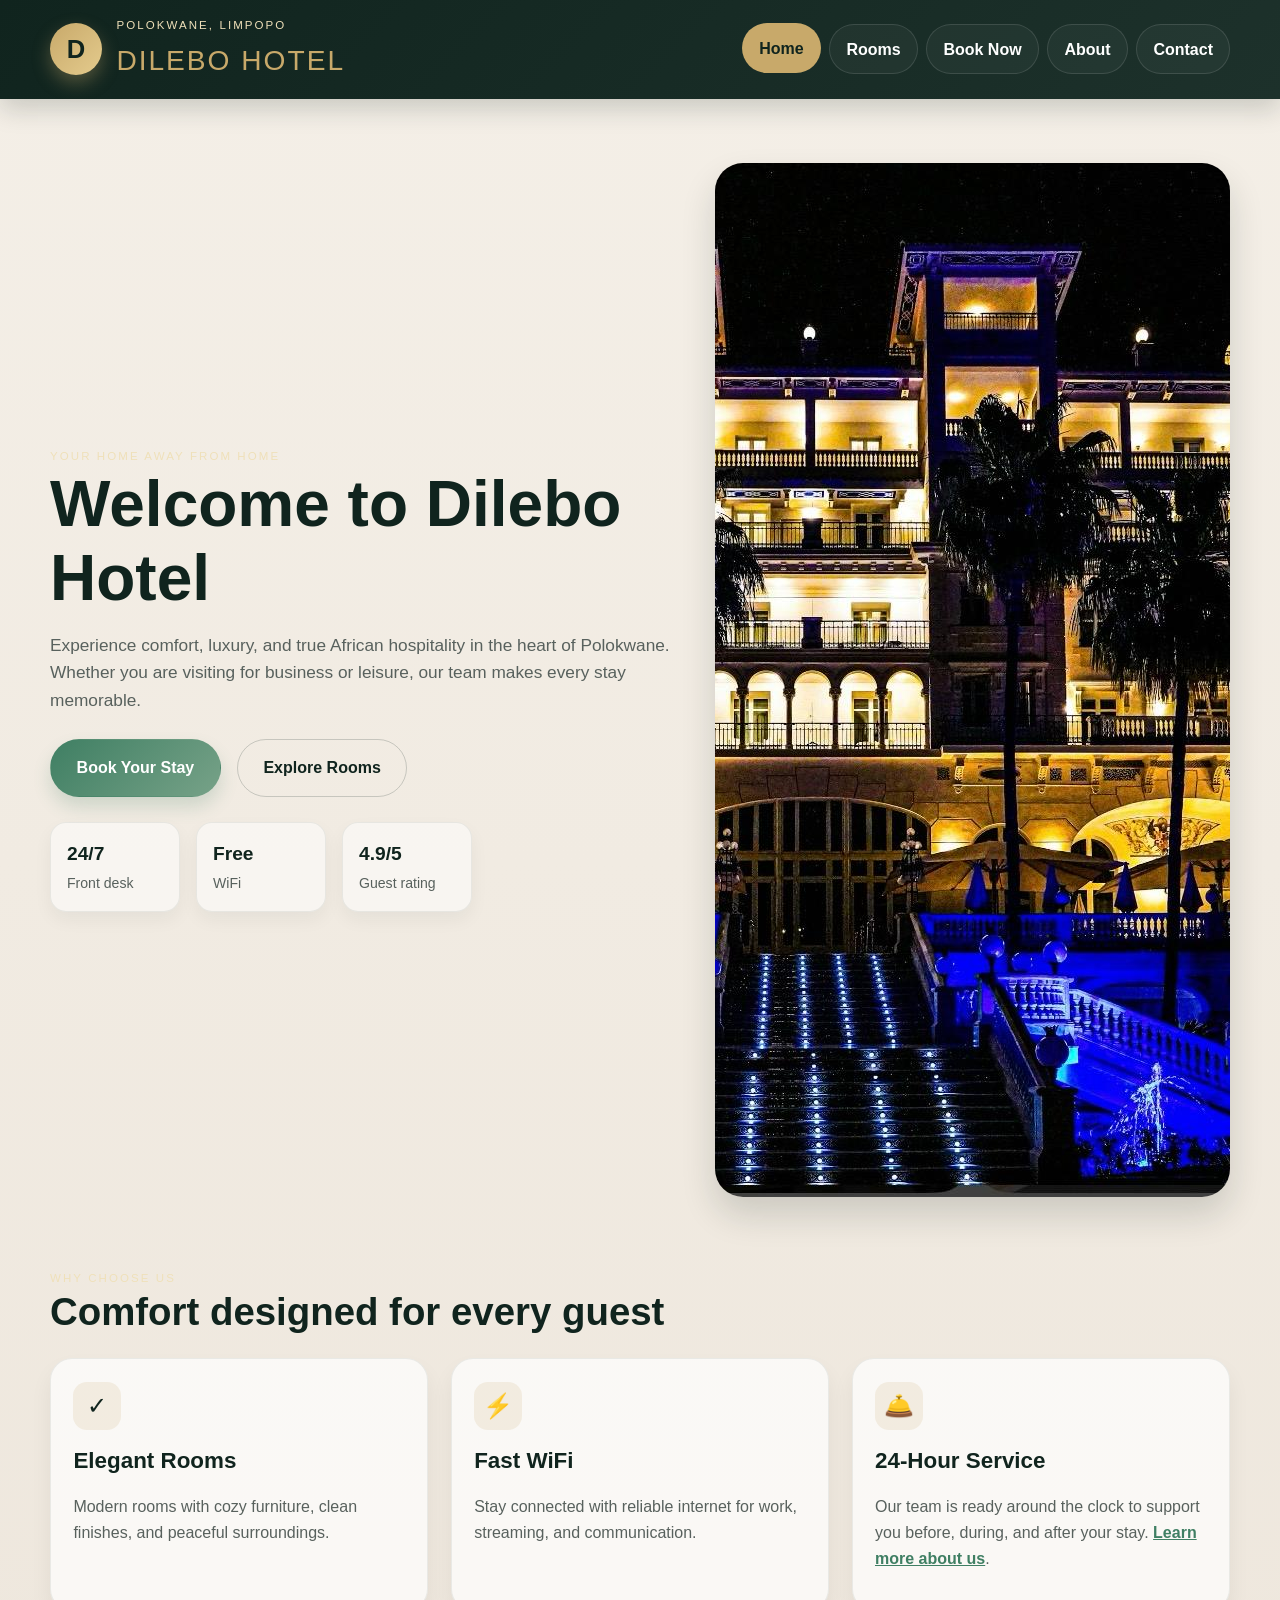
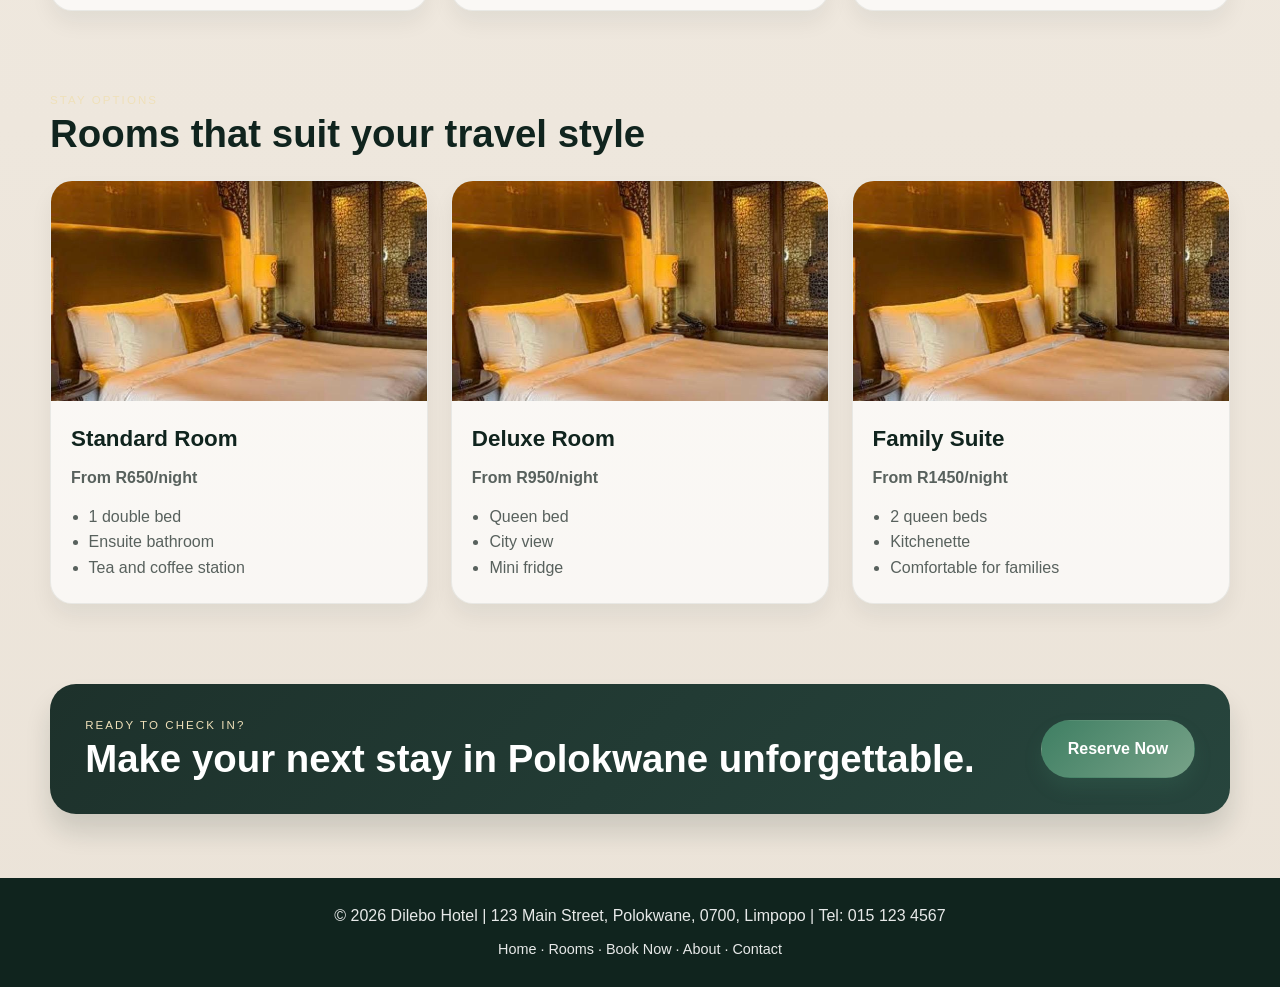
<file: DILEBO-HOTEL-WEBSITES/index.html>
<!DOCTYPE html>
<html lang="en">
<head>
    <meta charset="UTF-8">
    <meta name="viewport" content="width=device-width, initial-scale=1.0">
    <title>Dilebo Hotel | Home - Polokwane</title>
    <meta name="description" content="Dilebo Hotel in Polokwane offers Standard rooms from R650, Deluxe R950, Family Suite R1450. Free WiFi, 24/7 service, 4.9/5 rated in Limpopo.">
    <link rel="canonical" href="https://dilebohotel.netlify.app/index.html">
    <meta property="og:type" content="website">
    <meta property="og:site_name" content="Dilebo Hotel">
    <meta property="og:title" content="Dilebo Hotel | Home - Polokwane">
    <meta property="og:description" content="Dilebo Hotel in Polokwane offers Standard rooms from R650, Deluxe R950, Family Suite R1450. Free WiFi, 24/7 service, 4.9/5 rated in Limpopo.">
    <meta property="og:url" content="https://dilebohotel.netlify.app/index.html">
    <meta property="og:image" content="https://dilebohotel.netlify.app/images/dilebo-hotel-exterior-polokwane.jpeg">
    <script type="application/ld+json">
    {
        "@context": "https://schema.org",
        "@type": "Hotel",
        "name": "Dilebo Hotel",
        "url": "https://dilebohotel.netlify.app/",
        "image": "https://dilebohotel.netlify.app/images/dilebo-hotel-exterior-polokwane.jpeg",
        "telephone": "+27151234567",
        "priceRange": "R650-R1450",
        "address": {
            "@type": "PostalAddress",
            "streetAddress": "123 Main Street",
            "addressLocality": "Polokwane",
            "postalCode": "0700",
            "addressRegion": "Limpopo",
            "addressCountry": "ZA"
        }
    }
    </script>
    <link rel="stylesheet" href="style.css">
</head>
<body>
    <header class="site-header">
        <div class="container nav-wrap">
            <div class="brand" aria-label="Dilebo Hotel brand">
                <span class="brand-mark">D</span>
                <div>
                    <p class="eyebrow">Polokwane, Limpopo</p>
                    <p class="brand-name">Dilebo Hotel</p>
                </div>
            </div>

            <nav aria-label="Main navigation">
                <a href="index.html" class="active" aria-current="page">Home</a>
                <a href="rooms.html">Rooms</a>
                <a href="bookings.html">Book Now</a>
                <a href="about.html">About</a>
                <a href="contact.html">Contact</a>
            </nav>
        </div>
    </header>

    <main>
        <section class="hero">
            <div class="container hero-grid">
                <div class="hero-copy fade-in">
                    <p class="eyebrow">Your home away from home</p>
                    <h1>Welcome to Dilebo Hotel</h1>
                    <p class="lead">Experience comfort, luxury, and true African hospitality in the heart of Polokwane. Whether you are visiting for business or leisure, our team makes every stay memorable.</p>

                    <div class="hero-actions">
                        <a class="btn btn-primary" href="bookings.html">Book Your Stay</a>
                        <a class="btn btn-secondary" href="rooms.html">Explore Rooms</a>
                    </div>

                    <ul class="stats" aria-label="Hotel highlights">
                        <li>
                            <strong>24/7</strong>
                            <span>Front desk</span>
                        </li>
                        <li>
                            <strong>Free</strong>
                            <span>WiFi</span>
                        </li>
                        <li>
                            <strong>4.9/5</strong>
                            <span>Guest rating</span>
                        </li>
                    </ul>
                </div>

                <div class="hero-visual fade-in fade-delay">
                    <img src="images/dilebo-hotel-exterior-polokwane.jpeg" alt="Dilebo Hotel exterior in Polokwane" width="750" height="1034">
                </div>
            </div>
        </section>

        <section class="features section-spacing">
            <div class="container">
                <div class="section-heading">
                    <p class="eyebrow">Why choose us</p>
                    <h2>Comfort designed for every guest</h2>
                </div>

                <div class="feature-grid">
                    <article class="feature-card">
                        <div class="icon">✓</div>
                        <h3>Elegant Rooms</h3>
                        <p>Modern rooms with cozy furniture, clean finishes, and peaceful surroundings.</p>
                    </article>

                    <article class="feature-card">
                        <div class="icon">⚡</div>
                        <h3>Fast WiFi</h3>
                        <p>Stay connected with reliable internet for work, streaming, and communication.</p>
                    </article>

                    <article class="feature-card">
                        <div class="icon">🛎️</div>
                        <h3>24-Hour Service</h3>
                        <p>Our team is ready around the clock to support you before, during, and after your stay. <a class="text-link" href="about.html">Learn more about us</a>.</p>
                    </article>
                </div>
            </div>
        </section>

        <section class="room-preview section-spacing">
            <div class="container">
                <div class="section-heading">
                    <p class="eyebrow">Stay options</p>
                    <h2>Rooms that suit your travel style</h2>
                </div>

                <div class="room-grid">
                    <article class="room-card">
                        <img src="images/dilebo-hotel-room-polokwane.jpg" alt="Standard room at Dilebo Hotel with a double bed and fresh linen" width="750" height="1245">
                        <div class="room-content">
                            <h3>Standard Room</h3>
                            <p class="price">From R650/night</p>
                            <ul>
                                <li>1 double bed</li>
                                <li>Ensuite bathroom</li>
                                <li>Tea and coffee station</li>
                            </ul>
                        </div>
                    </article>

                    <article class="room-card">
                        <img src="images/dilebo-hotel-room-polokwane.jpg" alt="Deluxe room at Dilebo Hotel with a queen bed and city view" width="750" height="1245">
                        <div class="room-content">
                            <h3>Deluxe Room</h3>
                            <p class="price">From R950/night</p>
                            <ul>
                                <li>Queen bed</li>
                                <li>City view</li>
                                <li>Mini fridge</li>
                            </ul>
                        </div>
                    </article>

                    <article class="room-card">
                        <img src="images/dilebo-hotel-room-polokwane.jpg" alt="Family suite at Dilebo Hotel with two queen beds for four guests" width="750" height="1245">
                        <div class="room-content">
                            <h3>Family Suite</h3>
                            <p class="price">From R1450/night</p>
                            <ul>
                                <li>2 queen beds</li>
                                <li>Kitchenette</li>
                                <li>Comfortable for families</li>
                            </ul>
                        </div>
                    </article>
                </div>
            </div>
        </section>

        <section class="cta-banner section-spacing">
            <div class="container cta-box">
                <div>
                    <p class="eyebrow">Ready to check in?</p>
                    <h2>Make your next stay in Polokwane unforgettable.</h2>
                </div>
                <a class="btn btn-primary" href="bookings.html">Reserve Now</a>
            </div>
        </section>
    </main>

    <footer>
        <p>© 2026 Dilebo Hotel | 123 Main Street, Polokwane, 0700, Limpopo | Tel: 015 123 4567</p>
        <p class="footer-links">
            <a href="index.html">Home</a> · <a href="rooms.html">Rooms</a> · <a href="bookings.html">Book Now</a> · <a href="about.html">About</a> · <a href="contact.html">Contact</a>
        </p>
    </footer>

    <script src="script.js"></script>
</body>
</html>
</file>
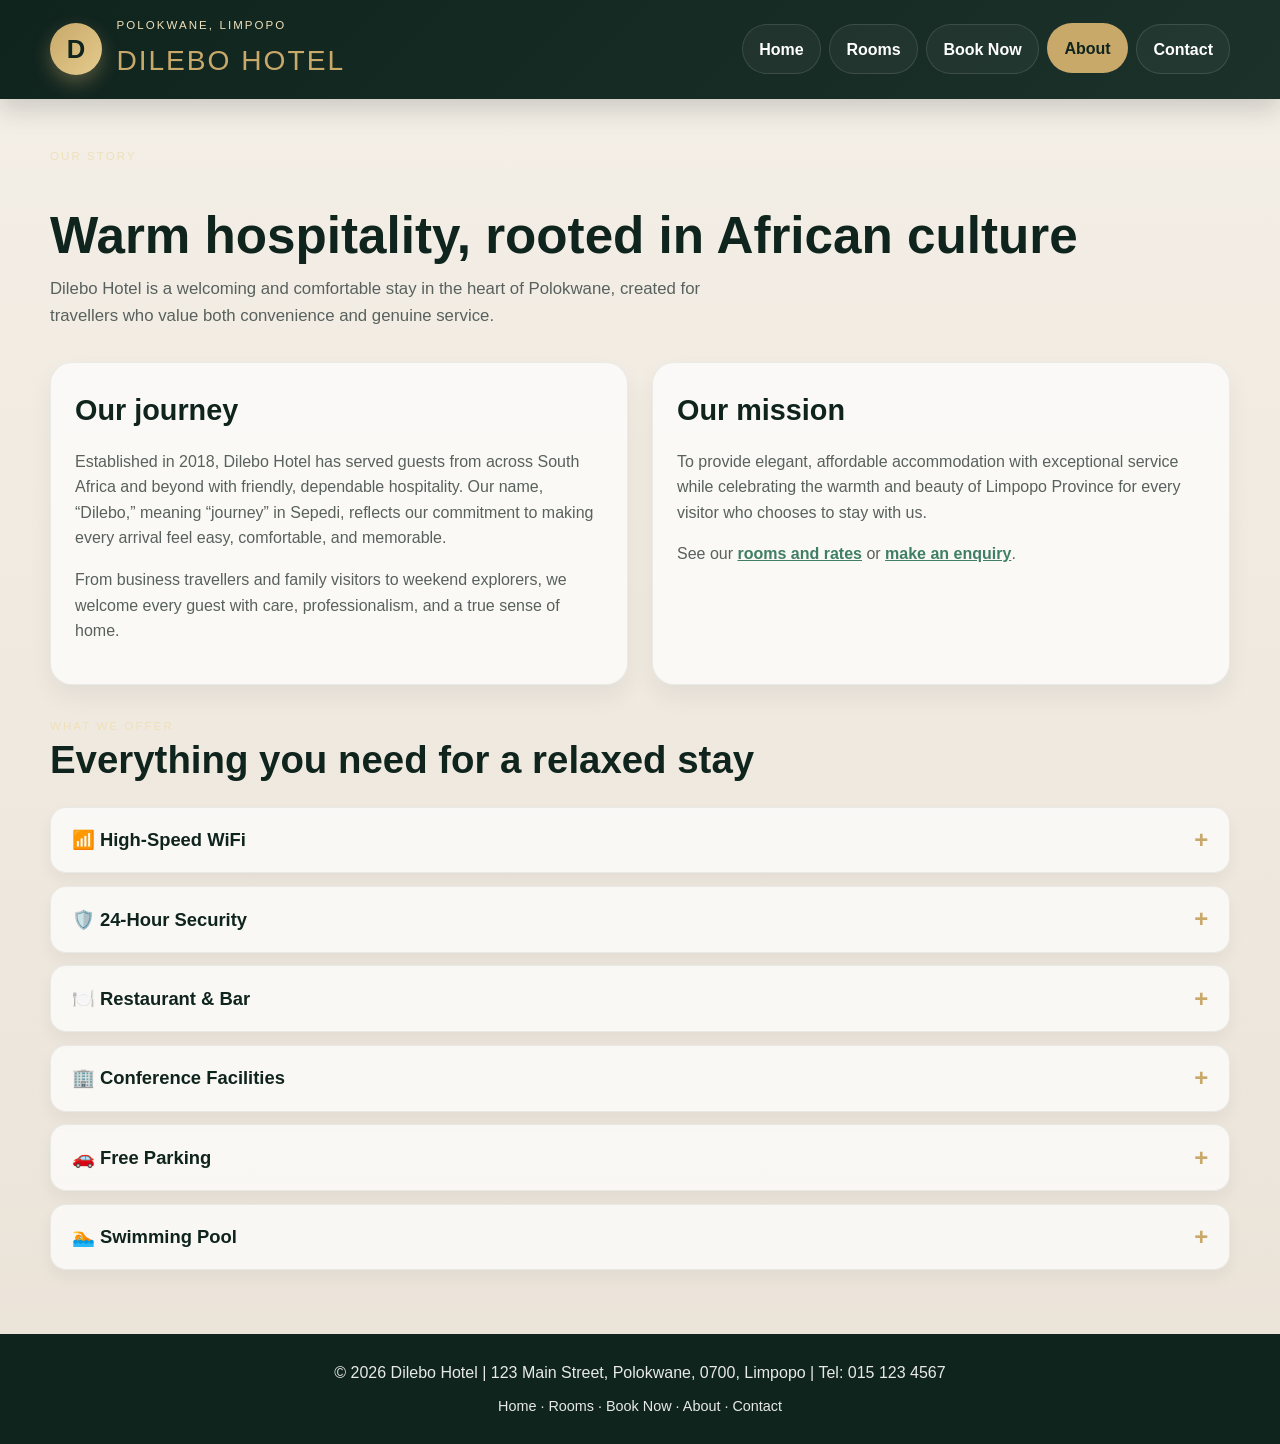
<file: DILEBO-HOTEL-WEBSITES/about.html>
<!DOCTYPE html>
<html lang="en">
<head>
    <meta charset="UTF-8">
    <meta name="viewport" content="width=device-width, initial-scale=1.0">
    <title>Dilebo Hotel | About - Polokwane</title>
    <meta name="description" content="Established 2018, Dilebo Hotel means 'journey' in Sepedi. Our story, mission and facilities in Polokwane, Limpopo.">
    <link rel="canonical" href="https://dilebohotel.netlify.app/about.html">
    <meta property="og:type" content="website">
    <meta property="og:site_name" content="Dilebo Hotel">
    <meta property="og:title" content="Dilebo Hotel | About - Polokwane">
    <meta property="og:description" content="Established 2018, Dilebo Hotel means 'journey' in Sepedi. Our story, mission and facilities in Polokwane, Limpopo.">
    <meta property="og:url" content="https://dilebohotel.netlify.app/about.html">
    <meta property="og:image" content="https://dilebohotel.netlify.app/images/dilebo-hotel-exterior-polokwane.jpeg">
    <link rel="stylesheet" href="style.css">
</head>
<body>
    <header class="site-header">
        <div class="container nav-wrap">
            <div class="brand" aria-label="Dilebo Hotel brand">
                <span class="brand-mark">D</span>
                <div>
                    <p class="eyebrow">Polokwane, Limpopo</p>
                    <p class="brand-name">Dilebo Hotel</p>
                </div>
            </div>

            <nav aria-label="Main navigation">
                <a href="index.html">Home</a>
                <a href="rooms.html">Rooms</a>
                <a href="bookings.html">Book Now</a>
                <a href="about.html" class="active" aria-current="page">About</a>
                <a href="contact.html">Contact</a>
            </nav>
        </div>
    </header>

    <main class="page-shell">
        <section class="container page-hero fade-in">
            <p class="eyebrow">Our story</p>
            <h1>Warm hospitality, rooted in African culture</h1>
            <p class="page-intro">Dilebo Hotel is a welcoming and comfortable stay in the heart of Polokwane, created for travellers who value both convenience and genuine service.</p>
        </section>

        <section class="container info-grid">
            <div class="content-card">
                <h2>Our journey</h2>
                <p>Established in 2018, Dilebo Hotel has served guests from across South Africa and beyond with friendly, dependable hospitality. Our name, “Dilebo,” meaning “journey” in Sepedi, reflects our commitment to making every arrival feel easy, comfortable, and memorable.</p>
                <p>From business travellers and family visitors to weekend explorers, we welcome every guest with care, professionalism, and a true sense of home.</p>
            </div>

            <div class="content-card">
                <h2>Our mission</h2>
                <p>To provide elegant, affordable accommodation with exceptional service while celebrating the warmth and beauty of Limpopo Province for every visitor who chooses to stay with us.</p>
                <p>See our <a class="text-link" href="rooms.html">rooms and rates</a> or <a class="text-link" href="bookings.html">make an enquiry</a>.</p>
            </div>
        </section>

        <section class="container facilities-list">
            <div class="section-heading left-align">
                <p class="eyebrow">What we offer</p>
                <h2>Everything you need for a relaxed stay</h2>
            </div>

            <div class="accordion">
                <div class="accordion-item">
                    <h3><button class="accordion-header" type="button" aria-expanded="false" aria-controls="panel-wifi" id="acc-wifi">📶 High-Speed WiFi</button></h3>
                    <div class="accordion-panel" id="panel-wifi" role="region" aria-labelledby="acc-wifi" hidden>
                        <p>Free, reliable WiFi throughout the hotel for work, streaming, and staying in touch.</p>
                    </div>
                </div>

                <div class="accordion-item">
                    <h3><button class="accordion-header" type="button" aria-expanded="false" aria-controls="panel-security" id="acc-security">🛡️ 24-Hour Security</button></h3>
                    <div class="accordion-panel" id="panel-security" role="region" aria-labelledby="acc-security" hidden>
                        <p>Our front desk and security team are on duty day and night for your safety and peace of mind.</p>
                    </div>
                </div>

                <div class="accordion-item">
                    <h3><button class="accordion-header" type="button" aria-expanded="false" aria-controls="panel-restaurant" id="acc-restaurant">🍽️ Restaurant &amp; Bar</button></h3>
                    <div class="accordion-panel" id="panel-restaurant" role="region" aria-labelledby="acc-restaurant" hidden>
                        <p>Enjoy meals with local flavours, plus a relaxed bar for evening drinks.</p>
                    </div>
                </div>

                <div class="accordion-item">
                    <h3><button class="accordion-header" type="button" aria-expanded="false" aria-controls="panel-conference" id="acc-conference">🏢 Conference Facilities</button></h3>
                    <div class="accordion-panel" id="panel-conference" role="region" aria-labelledby="acc-conference" hidden>
                        <p>Meeting spaces suited to business events, workshops, and team gatherings.</p>
                    </div>
                </div>

                <div class="accordion-item">
                    <h3><button class="accordion-header" type="button" aria-expanded="false" aria-controls="panel-parking" id="acc-parking">🚗 Free Parking</button></h3>
                    <div class="accordion-panel" id="panel-parking" role="region" aria-labelledby="acc-parking" hidden>
                        <p>Secure on-site parking is free for all guests.</p>
                    </div>
                </div>

                <div class="accordion-item">
                    <h3><button class="accordion-header" type="button" aria-expanded="false" aria-controls="panel-pool" id="acc-pool">🏊 Swimming Pool</button></h3>
                    <div class="accordion-panel" id="panel-pool" role="region" aria-labelledby="acc-pool" hidden>
                        <p>Cool off in our pool, perfect after a day of exploring Polokwane.</p>
                    </div>
                </div>
            </div>
        </section>
    </main>

    <footer>
        <p>© 2026 Dilebo Hotel | 123 Main Street, Polokwane, 0700, Limpopo | Tel: 015 123 4567</p>
        <p class="footer-links">
            <a href="index.html">Home</a> · <a href="rooms.html">Rooms</a> · <a href="bookings.html">Book Now</a> · <a href="about.html">About</a> · <a href="contact.html">Contact</a>
        </p>
    </footer>

    <script src="script.js"></script>
</body>
</html>
</file>
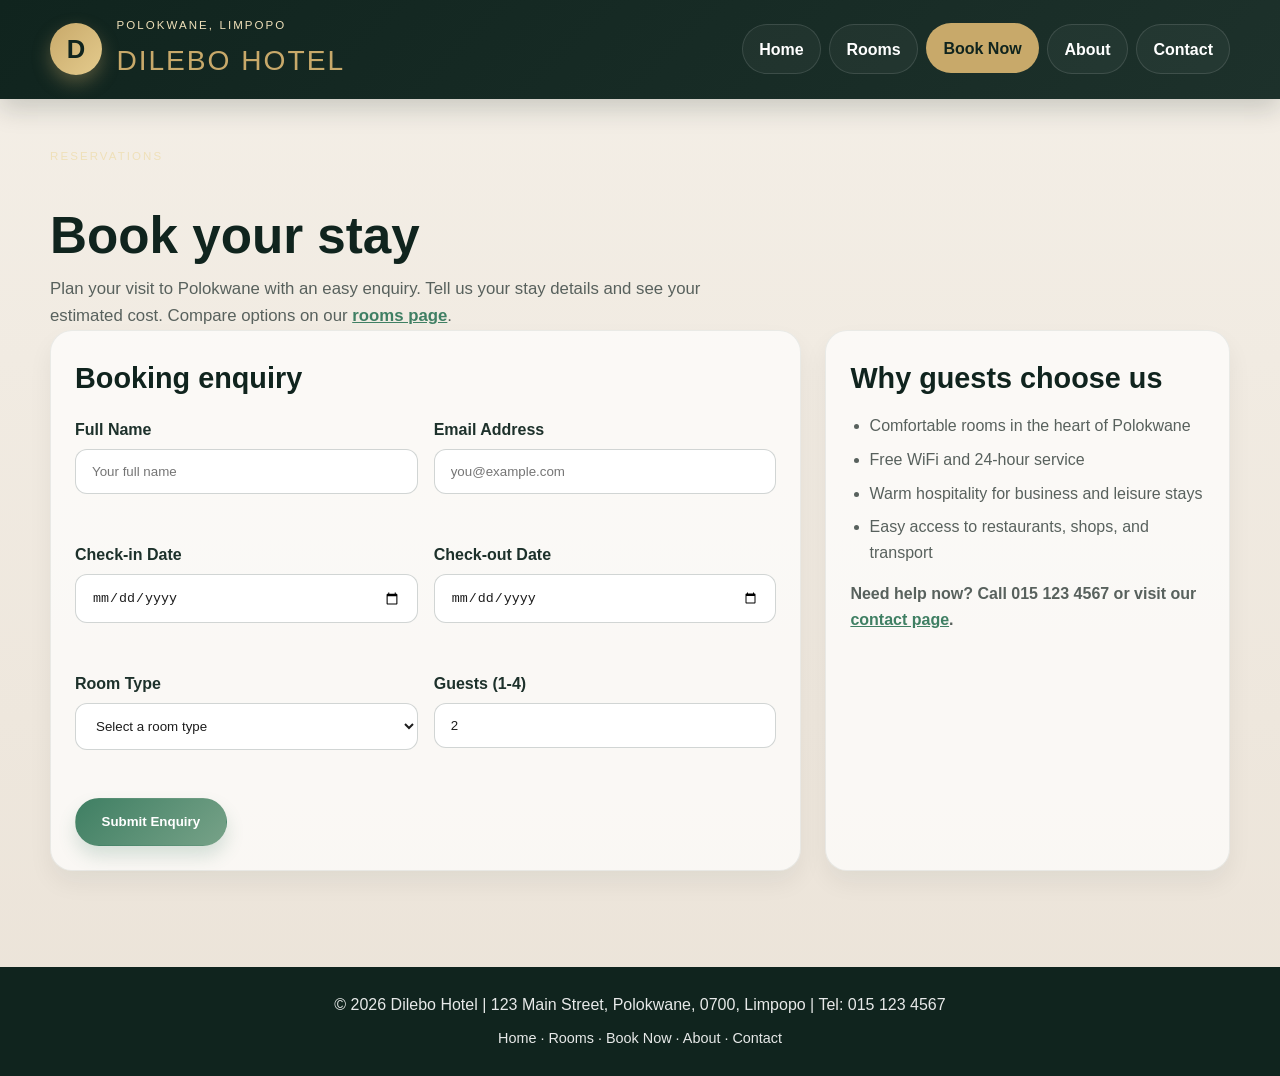
<file: DILEBO-HOTEL-WEBSITES/bookings.html>
<!DOCTYPE html>
<html lang="en">
<head>
    <meta charset="UTF-8">
    <meta name="viewport" content="width=device-width, initial-scale=1.0">
    <title>Dilebo Hotel | Book Now - Polokwane</title>
    <meta name="description" content="Book your stay at Dilebo Hotel Polokwane. Instant cost calculator for Standard, Deluxe & Family rooms from R650 per night.">
    <link rel="canonical" href="https://dilebohotel.netlify.app/bookings.html">
    <meta property="og:type" content="website">
    <meta property="og:site_name" content="Dilebo Hotel">
    <meta property="og:title" content="Dilebo Hotel | Book Now - Polokwane">
    <meta property="og:description" content="Book your stay at Dilebo Hotel Polokwane. Instant cost calculator for Standard, Deluxe & Family rooms from R650 per night.">
    <meta property="og:url" content="https://dilebohotel.netlify.app/bookings.html">
    <meta property="og:image" content="https://dilebohotel.netlify.app/images/dilebo-hotel-lobby-polokwane.png">
    <link rel="stylesheet" href="style.css">
</head>
<body>
    <header class="site-header">
        <div class="container nav-wrap">
            <div class="brand" aria-label="Dilebo Hotel brand">
                <span class="brand-mark">D</span>
                <div>
                    <p class="eyebrow">Polokwane, Limpopo</p>
                    <p class="brand-name">Dilebo Hotel</p>
                </div>
            </div>

            <nav aria-label="Main navigation">
                <a href="index.html">Home</a>
                <a href="rooms.html">Rooms</a>
                <a href="bookings.html" class="active" aria-current="page">Book Now</a>
                <a href="about.html">About</a>
                <a href="contact.html">Contact</a>
            </nav>
        </div>
    </header>

    <main class="page-shell">
        <section class="container booking-page-header fade-in">
            <p class="eyebrow">Reservations</p>
            <h1>Book your stay</h1>
            <p class="page-intro">Plan your visit to Polokwane with an easy enquiry. Tell us your stay details and see your estimated cost. Compare options on our <a class="text-link" href="rooms.html">rooms page</a>.</p>
        </section>

        <section class="container booking-layout">
            <form class="booking-form" id="bookingForm" action="#" method="post" novalidate>
                <h2 class="form-title">Booking enquiry</h2>
                <div class="field-grid">
                    <div>
                        <label for="fullName">Full Name</label>
                        <input type="text" id="fullName" name="fullName" placeholder="Your full name" autocomplete="name" required>
                        <span class="error" id="fullNameError"></span>
                    </div>

                    <div>
                        <label for="email">Email Address</label>
                        <input type="email" id="email" name="email" placeholder="you@example.com" autocomplete="email" required>
                        <span class="error" id="emailError"></span>
                    </div>

                    <div>
                        <label for="checkin">Check-in Date</label>
                        <input type="date" id="checkin" name="checkin" required>
                        <span class="error" id="checkinError"></span>
                    </div>

                    <div>
                        <label for="checkout">Check-out Date</label>
                        <input type="date" id="checkout" name="checkout" required>
                        <span class="error" id="checkoutError"></span>
                    </div>

                    <div>
                        <label for="roomtype">Room Type</label>
                        <select id="roomtype" name="roomtype" required>
                            <option value="">Select a room type</option>
                            <option value="Standard" data-price="650">Standard - R650</option>
                            <option value="Deluxe" data-price="950">Deluxe - R950</option>
                            <option value="Family" data-price="1450">Family - R1450</option>
                        </select>
                        <span class="error" id="roomtypeError"></span>
                    </div>

                    <div>
                        <label for="guests">Guests (1-4)</label>
                        <input type="number" id="guests" name="guests" min="1" max="4" value="2" required>
                        <span class="error" id="guestsError"></span>
                    </div>
                </div>

                <button type="submit" class="btn btn-primary booking-submit">Submit Enquiry</button>
            </form>

            <aside class="info-panel">
                <h2>Why guests choose us</h2>
                <ul class="feature-list">
                    <li>Comfortable rooms in the heart of Polokwane</li>
                    <li>Free WiFi and 24-hour service</li>
                    <li>Warm hospitality for business and leisure stays</li>
                    <li>Easy access to restaurants, shops, and transport</li>
                </ul>
                <p class="contact-quick">Need help now? Call 015 123 4567 or visit our <a class="text-link" href="contact.html">contact page</a>.</p>
            </aside>
        </section>
    </main>

    <footer>
        <p>© 2026 Dilebo Hotel | 123 Main Street, Polokwane, 0700, Limpopo | Tel: 015 123 4567</p>
        <p class="footer-links">
            <a href="index.html">Home</a> · <a href="rooms.html">Rooms</a> · <a href="bookings.html">Book Now</a> · <a href="about.html">About</a> · <a href="contact.html">Contact</a>
        </p>
    </footer>

    <script src="script.js"></script>
</body>
</html>
</file>
<file: DILEBO-HOTEL-WEBSITES/style.css>
:root {
    --bg: #f4efe7;
    --bg-strong: #ebe3d8;
    --panel: #fffdf9;
    --primary: #1d312b;
    --primary-deep: #10241e;
    --secondary: #3f7f63;
    --accent: #c8a96a;
    --accent-soft: #efe0b9;
    --text: #1d1d1d;
    --muted: #58615d;
    --white: #ffffff;
    --shadow: rgba(16, 36, 30, 0.12);
}

* {
    box-sizing: border-box;
}

html {
    scroll-behavior: smooth;
}

body {
    margin: 0;
    font-family: Arial, Helvetica, sans-serif;
    background: linear-gradient(180deg, var(--bg) 0%, var(--bg-strong) 100%);
    color: var(--text);
    line-height: 1.6;
}

a {
    color: inherit;
    text-decoration: none;
}

img {
    max-width: 100%;
    display: block;
}

.container {
    width: min(1180px, calc(100% - 2rem));
    margin: 0 auto;
}

.site-header {
    background: linear-gradient(135deg, var(--primary-deep) 0%, var(--primary) 100%);
    color: var(--white);
    padding: 1rem 0;
    box-shadow: 0 10px 24px rgba(16, 36, 30, 0.18);
}

.nav-wrap {
    display: flex;
    justify-content: space-between;
    align-items: center;
    gap: 1rem;
}

.brand {
    display: flex;
    align-items: center;
    gap: 0.9rem;
}

.brand-mark {
    display: inline-flex;
    align-items: center;
    justify-content: center;
    width: 52px;
    height: 52px;
    border-radius: 50%;
    background: linear-gradient(135deg, var(--accent) 0%, #e4cb8d 100%);
    color: var(--primary-deep);
    font-size: 1.6rem;
    font-weight: 700;
    box-shadow: 0 8px 18px rgba(200, 169, 106, 0.35);
}

.brand-name {
    margin: 0;
    font-size: clamp(1.5rem, 2.2vw, 2.3rem);
    color: var(--accent);
    letter-spacing: 0.07em;
    text-transform: uppercase;
}

.eyebrow {
    margin: 0 0 0.2rem;
    font-size: 0.72rem;
    letter-spacing: 0.18em;
    text-transform: uppercase;
    color: var(--accent-soft);
}

nav {
    display: flex;
    justify-content: center;
    align-items: center;
    flex-wrap: wrap;
    gap: 0.55rem;
}

nav a {
    display: inline-block;
    padding: 0.7rem 1rem;
    border-radius: 999px;
    color: var(--white);
    border: 1px solid rgba(255, 255, 255, 0.12);
    background: rgba(255, 255, 255, 0.04);
    font-weight: 600;
    transition: 0.25s ease;
}

nav a:hover,
nav a:focus,
nav a.active {
    background: var(--accent);
    border-color: transparent;
    color: var(--primary-deep);
    transform: translateY(-1px);
}

main {
    overflow: hidden;
}

.hero {
    padding: 4rem 0 2.5rem;
}

.hero-grid {
    display: grid;
    grid-template-columns: 1.1fr 0.9fr;
    gap: 2.25rem;
    align-items: center;
}

.hero-copy h1,
.section-heading h2,
.cta-box h2 {
    margin: 0 0 1rem;
    color: var(--primary-deep);
    line-height: 1.15;
}

.hero-copy h1 {
    font-size: clamp(2.5rem, 5vw, 4.1rem);
}

.lead {
    margin: 0 0 1.5rem;
    max-width: 620px;
    font-size: 1.08rem;
    color: var(--muted);
}

.hero-actions {
    display: flex;
    flex-wrap: wrap;
    gap: 1rem;
    margin-bottom: 1.6rem;
}

.btn {
    display: inline-flex;
    align-items: center;
    justify-content: center;
    padding: 0.95rem 1.6rem;
    border-radius: 999px;
    font-weight: 700;
    transition: 0.2s ease;
    border: 1px solid transparent;
}

.btn:hover,
.btn:focus {
    transform: translateY(-2px);
}

.btn-primary {
    background: linear-gradient(135deg, var(--secondary) 0%, #77a288 100%);
    color: var(--white);
    box-shadow: 0 10px 18px rgba(63, 127, 99, 0.2);
}

.btn-secondary {
    background: transparent;
    border-color: rgba(29, 49, 43, 0.2);
    color: var(--primary-deep);
}

.stats {
    list-style: none;
    padding: 0;
    margin: 0;
    display: flex;
    flex-wrap: wrap;
    gap: 1rem;
}

.stats li {
    min-width: 130px;
    background: rgba(255, 255, 255, 0.5);
    border: 1px solid rgba(29, 49, 43, 0.08);
    border-radius: 16px;
    padding: 1rem;
    box-shadow: 0 8px 18px rgba(16, 36, 30, 0.05);
}

.stats strong {
    display: block;
    color: var(--primary-deep);
    font-size: 1.2rem;
}

.stats span {
    color: var(--muted);
    font-size: 0.88rem;
}

.hero-visual img {
    width: 100%;
    min-height: 420px;
    object-fit: cover;
    border-radius: 28px;
    box-shadow: 0 18px 34px rgba(16, 36, 30, 0.16);
}

.section-spacing {
    padding: 2rem 0 3rem;
}

.section-heading {
    margin-bottom: 1.5rem;
}

.section-heading h2 {
    font-size: clamp(2rem, 3vw, 2.8rem);
}

.feature-grid,
.room-grid {
    display: grid;
    grid-template-columns: repeat(3, minmax(0, 1fr));
    gap: 1.4rem;
}

.feature-card,
.room-card {
    background: rgba(255, 255, 255, 0.7);
    border: 1px solid rgba(29, 49, 43, 0.08);
    border-radius: 22px;
    overflow: hidden;
    box-shadow: 0 12px 22px rgba(16, 36, 30, 0.06);
}

.feature-card {
    padding: 1.4rem;
}

.icon {
    display: inline-flex;
    align-items: center;
    justify-content: center;
    width: 48px;
    height: 48px;
    border-radius: 14px;
    background: rgba(200, 169, 106, 0.16);
    color: var(--primary-deep);
    font-size: 1.5rem;
    margin-bottom: 0.8rem;
}

.feature-card h3,
.room-content h3 {
    margin: 0 0 0.5rem;
    color: var(--primary-deep);
    font-size: 1.4rem;
}

.feature-card p,
.room-content p,
.room-content li {
    color: var(--muted);
}

.room-card img {
    width: 100%;
    height: 220px;
    object-fit: cover;
}

.room-content {
    padding: 1.25rem 1.25rem 1.4rem;
}

.price {
    margin: 0 0 0.8rem;
    color: var(--secondary);
    font-weight: 700;
}

.room-content ul {
    margin: 0;
    padding-left: 1.1rem;
}

.cta-banner {
    padding-bottom: 4rem;
}

.cta-box {
    display: flex;
    justify-content: space-between;
    align-items: center;
    gap: 1.2rem;
    background: linear-gradient(135deg, var(--primary) 0%, #28473d 100%);
    color: var(--white);
    border-radius: 26px;
    padding: 2rem 2.2rem;
    box-shadow: 0 18px 26px rgba(16, 36, 30, 0.14);
}

.cta-box .eyebrow {
    color: var(--accent-soft);
}

.cta-box h2 {
    color: var(--white);
    font-size: clamp(1.8rem, 3vw, 2.5rem);
}

footer {
    background: var(--primary-deep);
    color: rgba(255, 255, 255, 0.9);
    padding: 1.6rem 1rem;
    text-align: center;
}

footer p {
    margin: 0;
}

@media (max-width: 900px) {
    .hero-grid,
    .feature-grid,
    .room-grid {
        grid-template-columns: 1fr;
    }

    .cta-box {
        flex-direction: column;
        align-items: flex-start;
    }
}

@media (max-width: 680px) {
    .nav-wrap {
        flex-direction: column;
        align-items: flex-start;
    }

    .brand {
        align-items: flex-start;
    }

    nav {
        justify-content: flex-start;
    }

    .hero {
        padding-top: 3rem;
    }

    .hero-actions {
        flex-direction: column;
    }

    .btn {
        width: 100%;
    }
}

.page-shell {
    padding: 3rem 0 4rem;
}

.page-hero {
    margin-bottom: 2rem;
}

.page-hero h1,
.page-hero .eyebrow,
.booking-page-header h1,
.booking-page-header .eyebrow {
    margin-left: 0;
}

.page-hero h1,
.booking-page-header h1 {
    font-size: clamp(2.2rem, 4vw, 3.3rem);
    line-height: 1.1;
    color: var(--primary-deep);
    margin-bottom: 0.75rem;
}

.page-intro {
    max-width: 700px;
    margin: 0;
    color: var(--muted);
    font-size: 1.05rem;
}

.info-grid,
.contact-layout {
    display: grid;
    grid-template-columns: 1fr 1fr;
    gap: 1.5rem;
    margin-bottom: 2rem;
}

.content-card,
.info-panel,
.booking-form,
.map-block {
    background: rgba(255, 255, 255, 0.7);
    border: 1px solid rgba(29, 49, 43, 0.08);
    border-radius: 22px;
    padding: 1.5rem;
    box-shadow: 0 12px 24px rgba(16, 36, 30, 0.06);
}

.content-card h2,
.info-panel h2,
.map-block h2 {
    margin-top: 0;
    margin-bottom: 0.8rem;
    color: var(--primary-deep);
    font-size: 1.8rem;
}

.content-card p,
.info-panel p,
.contact-details p {
    color: var(--muted);
}

.feature-grid.features-compact {
    grid-template-columns: repeat(3, minmax(0, 1fr));
}

.left-align {
    text-align: left;
}

.room-detail-grid {
    display: grid;
    grid-template-columns: repeat(3, minmax(0, 1fr));
    gap: 1.4rem;
    margin-bottom: 2rem;
}

.room-detail-card {
    background: rgba(255, 255, 255, 0.75);
    border: 1px solid rgba(29, 49, 43, 0.08);
    border-radius: 22px;
    overflow: hidden;
    box-shadow: 0 12px 22px rgba(16, 36, 30, 0.06);
}

.room-detail-card img {
    width: 100%;
    height: 230px;
    object-fit: cover;
}

.room-detail-content {
    padding: 1.3rem 1.3rem 1.5rem;
}

.room-detail-content h3 {
    margin-top: 0;
    margin-bottom: 0.5rem;
    color: var(--primary-deep);
    font-size: 1.6rem;
}

.price {
    margin: 0 0 0.8rem;
    color: var(--secondary);
    font-weight: 700;
}

.feature-list {
    margin: 0 0 1rem;
    padding-left: 1.2rem;
    color: var(--muted);
}

.feature-list li {
    margin-bottom: 0.5rem;
}

.booking-cta-box,
.cta-box {
    display: flex;
    justify-content: space-between;
    align-items: center;
    gap: 1rem;
    background: linear-gradient(135deg, var(--primary) 0%, #27453d 100%);
    color: var(--white);
    border-radius: 26px;
    padding: 2rem 2.2rem;
    box-shadow: 0 18px 26px rgba(16, 36, 30, 0.14);
}

.booking-cta-box .eyebrow,
.cta-box .eyebrow {
    color: var(--accent-soft);
}

.booking-cta-box h2,
.cta-box h2 {
    margin: 0;
    font-size: clamp(1.8rem, 3vw, 2.4rem);
    color: var(--white);
}

.booking-layout {
    display: grid;
    grid-template-columns: 1.3fr 0.7fr;
    gap: 1.5rem;
    margin-bottom: 2rem;
}

.booking-form {
    max-width: none;
}

.field-grid {
    display: grid;
    grid-template-columns: repeat(2, minmax(0, 1fr));
    gap: 1rem;
}

.single-column {
    grid-template-columns: 1fr;
}

.booking-form label,
.contact-form label {
    display: block;
    margin-bottom: 0.4rem;
    color: var(--primary);
    font-weight: 700;
}

.booking-form input,
.booking-form select,
.booking-form textarea,
.contact-form input,
.contact-form textarea {
    width: 100%;
    margin: 0 0 0.5rem;
    padding: 0.9rem 1rem;
    border: 1px solid rgba(29, 49, 43, 0.2);
    border-radius: 12px;
    background: var(--white);
    color: var(--text);
}

.booking-form textarea,
.contact-form textarea {
    min-height: 160px;
    resize: vertical;
}

.booking-submit {
    margin-top: 1rem;
}

.contact-quick {
    margin-top: 1rem;
    color: var(--primary-deep);
    font-weight: 700;
}

.map-block {
    margin-top: 1rem;
}

@media (max-width: 900px) {
    .info-grid,
    .contact-layout,
    .booking-layout,
    .room-detail-grid,
    .feature-grid.features-compact {
        grid-template-columns: 1fr;
    }

    .booking-cta-box {
        flex-direction: column;
        align-items: flex-start;
    }
}

@media (max-width: 640px) {
    .field-grid {
        grid-template-columns: 1fr;
    }

    .page-shell {
        padding-top: 2rem;
    }
}

/* Part 3: shared additions */
h2.form-title {
    margin: 0 0 1rem;
    color: var(--primary-deep);
    font-size: 1.8rem;
}

.text-link {
    color: var(--secondary);
    font-weight: 700;
    text-decoration: underline;
}

.footer-links {
    margin-top: 0.6rem;
    font-size: 0.9rem;
}

.footer-links a:hover,
.footer-links a:focus {
    color: var(--accent);
}

.error {
    display: block;
    min-height: 1.1rem;
    margin-bottom: 0.4rem;
    color: #b3261e;
    font-size: 0.85rem;
    font-weight: 600;
}

.booking-form input.invalid,
.booking-form select.invalid,
.booking-form textarea.invalid {
    border-color: #b3261e;
}

.booking-form select {
    appearance: auto;
}

/* Fade-in animation (only when JS is available) */
.js .fade-in {
    opacity: 0;
    transform: translateY(24px);
    transition: opacity 0.9s ease, transform 0.9s ease;
}

.js .fade-in.visible {
    opacity: 1;
    transform: none;
}

.js .fade-delay {
    transition-delay: 0.25s;
}

@media (prefers-reduced-motion: reduce) {
    .js .fade-in {
        transition: none;
        opacity: 1;
        transform: none;
    }
}

/* Room search */
.room-search {
    margin-bottom: 1.5rem;
}

.room-search h2,
.gallery-section h2 {
    margin: 0 0 0.8rem;
    color: var(--primary-deep);
    font-size: 1.8rem;
}

.room-search label {
    display: block;
    margin-bottom: 0.4rem;
    color: var(--primary);
    font-weight: 700;
}

.room-search input {
    width: 100%;
    max-width: 420px;
    padding: 0.9rem 1rem;
    border: 1px solid rgba(29, 49, 43, 0.2);
    border-radius: 12px;
    background: var(--white);
}

.no-results {
    color: #b3261e;
    font-weight: 600;
}

/* Gallery + lightbox */
.gallery-section {
    margin-bottom: 2rem;
}

.gallery-grid {
    display: grid;
    grid-template-columns: repeat(3, minmax(0, 1fr));
    gap: 1.2rem;
    margin-top: 1rem;
}

.gallery-grid img {
    width: 100%;
    height: 220px;
    object-fit: cover;
    border-radius: 18px;
}

.gallery-img {
    cursor: zoom-in;
    transition: transform 0.25s ease, box-shadow 0.25s ease;
}

.gallery-img:hover,
.gallery-img:focus {
    transform: scale(1.02);
    box-shadow: 0 10px 22px rgba(16, 36, 30, 0.25);
}

.lightbox {
    position: fixed;
    inset: 0;
    z-index: 1000;
    display: none;
    align-items: center;
    justify-content: center;
    flex-direction: column;
    gap: 0.8rem;
    padding: 1.5rem;
    background: rgba(16, 36, 30, 0.9);
}

.lightbox.open {
    display: flex;
    animation: lightbox-fade 0.25s ease;
}

.lightbox img {
    max-width: min(92vw, 1100px);
    max-height: 80vh;
    border-radius: 14px;
    box-shadow: 0 20px 40px rgba(0, 0, 0, 0.4);
}

.lightbox-caption {
    margin: 0;
    color: var(--accent-soft);
}

.lightbox-close {
    position: absolute;
    top: 1rem;
    right: 1.2rem;
    width: 44px;
    height: 44px;
    border: 0;
    border-radius: 50%;
    background: var(--accent);
    color: var(--primary-deep);
    font-size: 1.6rem;
    font-weight: 700;
    cursor: pointer;
}

@keyframes lightbox-fade {
    from { opacity: 0; }
    to { opacity: 1; }
}

/* Accordion */
.accordion {
    display: grid;
    gap: 0.8rem;
}

.accordion-item {
    background: rgba(255, 255, 255, 0.7);
    border: 1px solid rgba(29, 49, 43, 0.08);
    border-radius: 16px;
    overflow: hidden;
    box-shadow: 0 8px 16px rgba(16, 36, 30, 0.05);
}

.accordion-item h3 {
    margin: 0;
}

.accordion-header {
    display: flex;
    justify-content: space-between;
    align-items: center;
    width: 100%;
    padding: 1.1rem 1.3rem;
    border: 0;
    background: transparent;
    color: var(--primary-deep);
    font: inherit;
    font-size: 1.15rem;
    font-weight: 700;
    text-align: left;
    cursor: pointer;
}

.accordion-header::after {
    content: "+";
    color: var(--accent);
    font-size: 1.5rem;
    line-height: 1;
}

.accordion-header[aria-expanded="true"] {
    background: rgba(200, 169, 106, 0.16);
}

.accordion-header[aria-expanded="true"]::after {
    content: "\2212";
}

.accordion-header:hover,
.accordion-header:focus-visible {
    background: rgba(200, 169, 106, 0.22);
}

.accordion-panel {
    padding: 0 1.3rem 1.1rem;
    color: var(--muted);
}

.accordion-panel p {
    margin: 0.6rem 0 0;
}

.accordion-panel:not([hidden]) {
    animation: lightbox-fade 0.3s ease;
}

/* Leaflet map */
.map,
#map {
    height: 350px;
    border-radius: 18px;
    overflow: hidden;
}

@media (max-width: 900px) {
    .gallery-grid {
        grid-template-columns: 1fr;
    }
}
</file>
